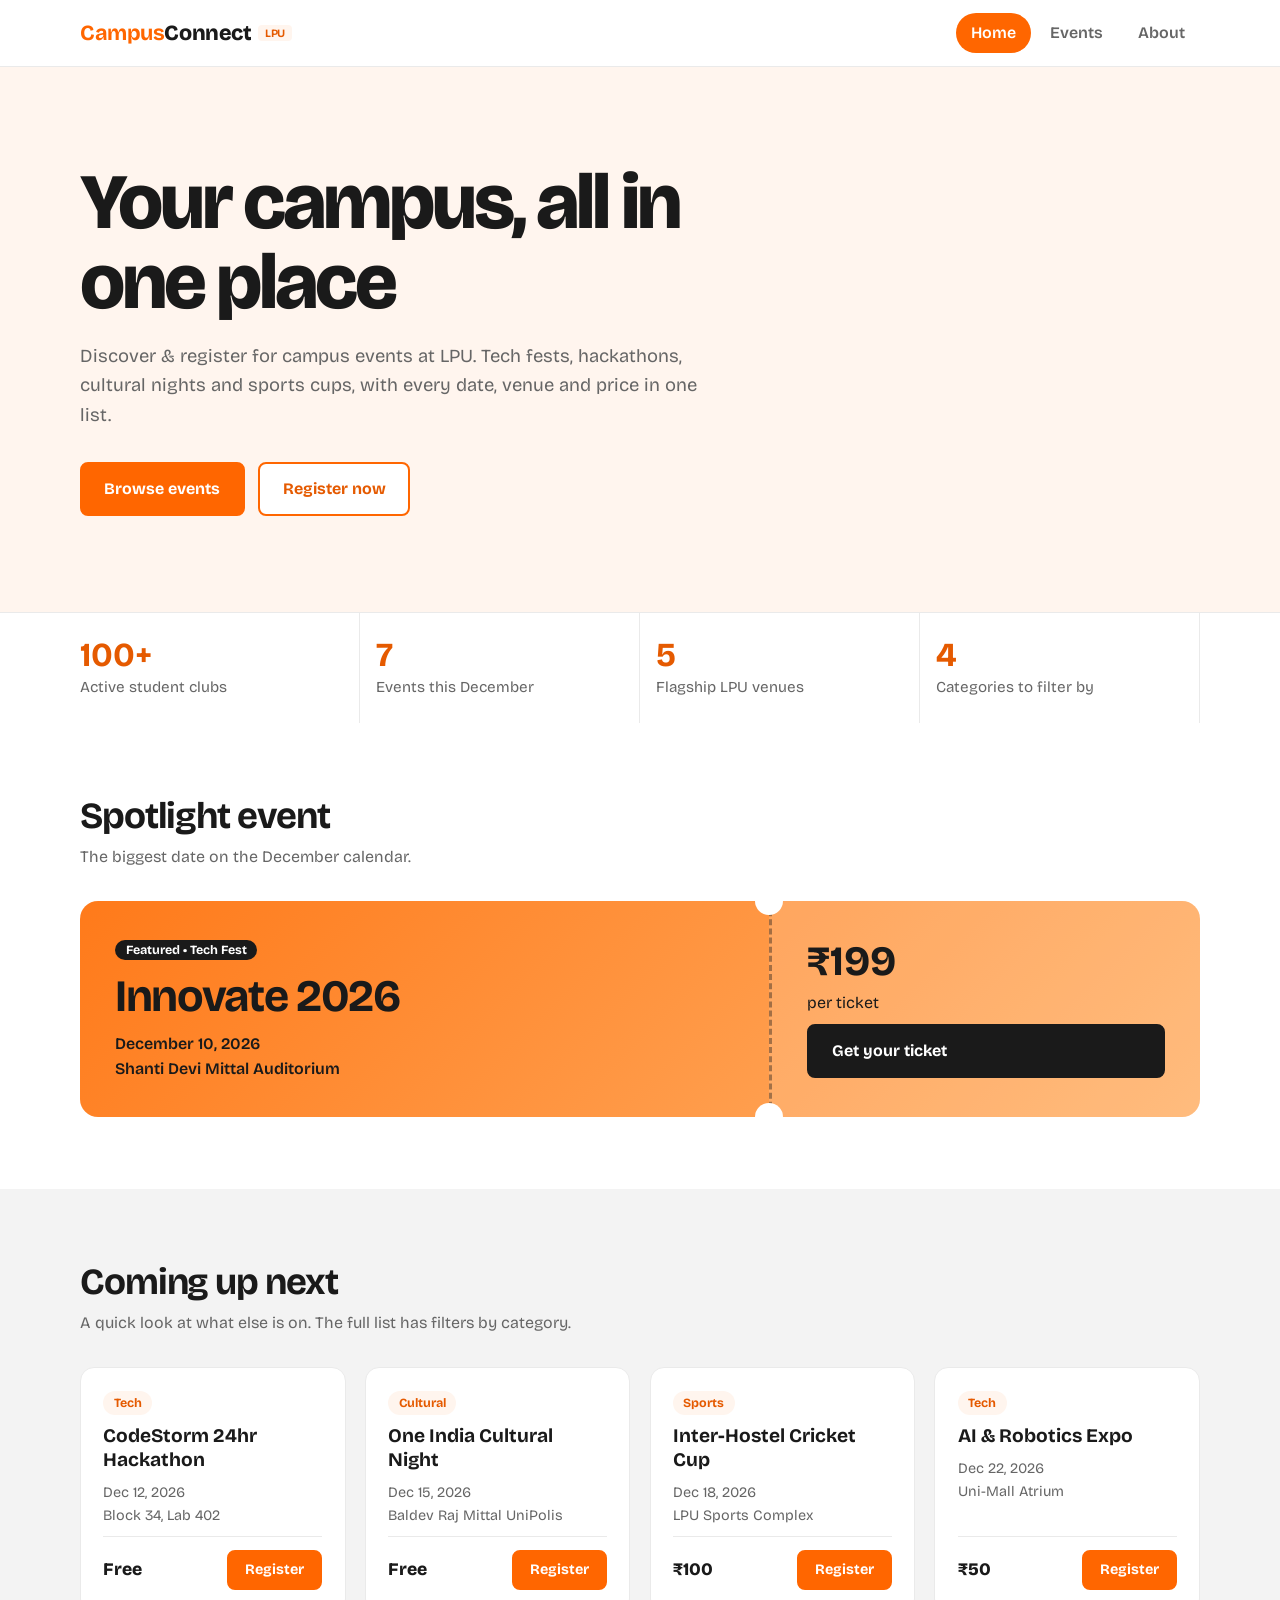
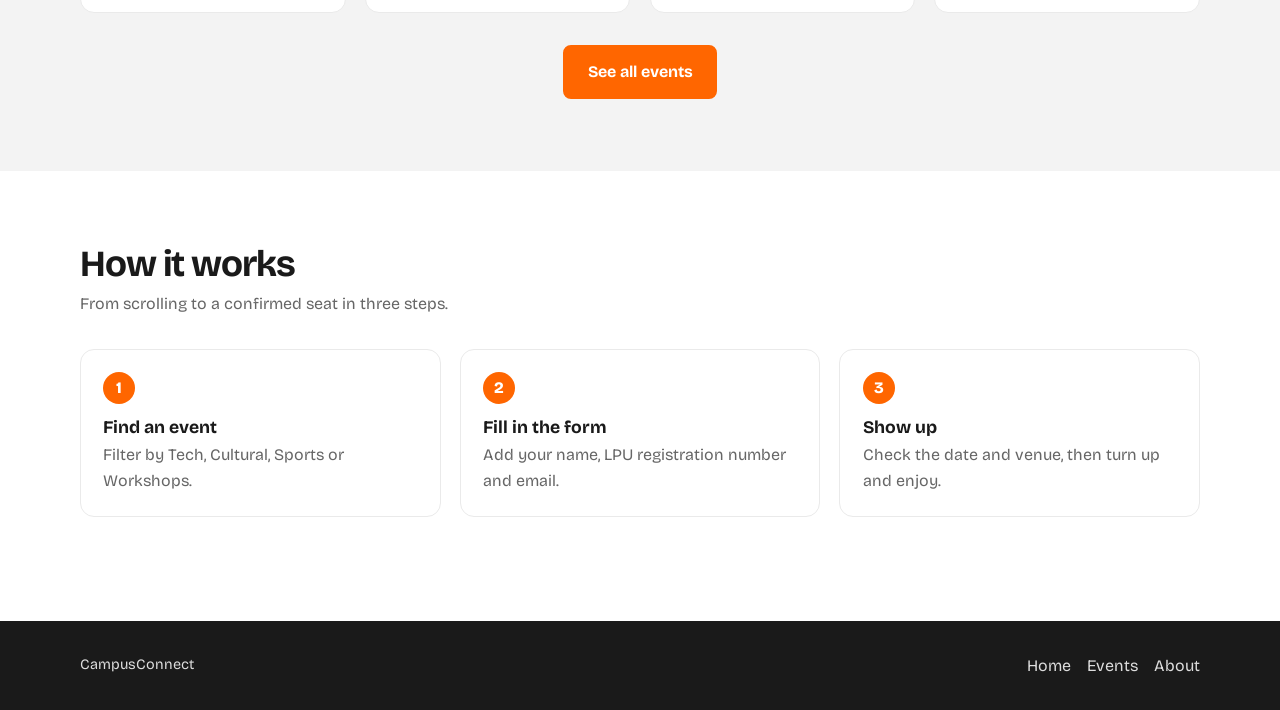
<file: index.html>
<!DOCTYPE html>
<html lang="en">
<head>
<meta charset="UTF-8">
<meta name="viewport" content="width=device-width, initial-scale=1">
<title>CampusConnect — LPU Event Portal</title>
<meta name="description" content="Discover and register for campus events at Lovely Professional University.">
<link rel="stylesheet" href="https://fonts.googleapis.com/css2?family=Bricolage+Grotesque:wght@400;600;800&amp;display=swap">
<link rel="stylesheet" href="style.css">
</head>
<body>
<header class="site"><div class="wrap">
  <a class="brand" href="index.html"><b>Campus</b>Connect<small>LPU</small></a>
  <nav class="main" aria-label="Main">
    <a href="index.html" aria-current="page">Home</a>
    <a href="events.html">Events</a>
    <a href="about.html">About</a>
  </nav>
</div></header>

<main>
<section class="hero">
  <div class="wrap">
    <h1>Your campus, all in one place</h1>
    <p>Discover &amp; register for campus events at LPU. Tech fests, hackathons, cultural nights and sports cups, with every date, venue and price in one list.</p>
    <a class="btn" href="events.html">Browse events</a>
    <a class="btn ghost" href="events.html#register">Register now</a>
  </div>
</section>

<div class="wrap stats" aria-label="Campus highlights">
  <div><b>100+</b><span>Active student clubs</span></div>
  <div><b>7</b><span>Events this December</span></div>
  <div><b>5</b><span>Flagship LPU venues</span></div>
  <div><b>4</b><span>Categories to filter by</span></div>
</div>

<section class="block" aria-labelledby="spot">
  <div class="wrap">
    <h2 id="spot">Spotlight event</h2>
    <p class="lead">The biggest date on the December calendar.</p>
    <article class="ticket">
      <div class="main">
        <span class="tag">Featured • Tech Fest</span>
        <h3>Innovate 2026</h3>
        <ul class="meta">
          <li>December 10, 2026</li>
          <li>Shanti Devi Mittal Auditorium</li>
        </ul>
      </div>
      <div class="stub">
        <b>₹199</b>
        <span>per ticket</span>
        <a class="btn dark" href="events.html#register">Get your ticket</a>
      </div>
    </article>
  </div>
</section>

<section class="block tinted" aria-labelledby="up">
  <div class="wrap">
    <h2 id="up">Coming up next</h2>
    <p class="lead">A quick look at what else is on. The full list has filters by category.</p>
    <div class="grid">
      <article class="card"><span class="tag">Tech</span><h3>CodeStorm 24hr Hackathon</h3>
        <ul class="meta"><li>Dec 12, 2026</li><li>Block 34, Lab 402</li></ul>
        <div class="foot"><span class="price">Free</span><a class="btn" href="events.html#register">Register</a></div></article>
      <article class="card"><span class="tag">Cultural</span><h3>One India Cultural Night</h3>
        <ul class="meta"><li>Dec 15, 2026</li><li>Baldev Raj Mittal UniPolis</li></ul>
        <div class="foot"><span class="price">Free</span><a class="btn" href="events.html#register">Register</a></div></article>
      <article class="card"><span class="tag">Sports</span><h3>Inter-Hostel Cricket Cup</h3>
        <ul class="meta"><li>Dec 18, 2026</li><li>LPU Sports Complex</li></ul>
        <div class="foot"><span class="price">₹100</span><a class="btn" href="events.html#register">Register</a></div></article>
      <article class="card"><span class="tag">Tech</span><h3>AI &amp; Robotics Expo</h3>
        <ul class="meta"><li>Dec 22, 2026</li><li>Uni-Mall Atrium</li></ul>
        <div class="foot"><span class="price">₹50</span><a class="btn" href="events.html#register">Register</a></div></article>
    </div>
    <p class="center"><a class="btn" href="events.html">See all events</a></p>
  </div>
</section>

<section class="block" aria-labelledby="how">
  <div class="wrap">
    <h2 id="how">How it works</h2>
    <p class="lead">From scrolling to a confirmed seat in three steps.</p>
    <ol class="steps">
      <li><b>Find an event</b>Filter by Tech, Cultural, Sports or Workshops.</li>
      <li><b>Fill in the form</b>Add your name, LPU registration number and email.</li>
      <li><b>Show up</b>Check the date and venue, then turn up and enjoy.</li>
    </ol>
  </div>
</section>
</main>

<footer class="site"><div class="wrap">
  <p>CampusConnect</p>
  <nav aria-label="Footer"><a href="index.html">Home</a><a href="events.html">Events</a><a href="about.html">About</a></nav>
</div></footer>
</body>
</html>
</file>
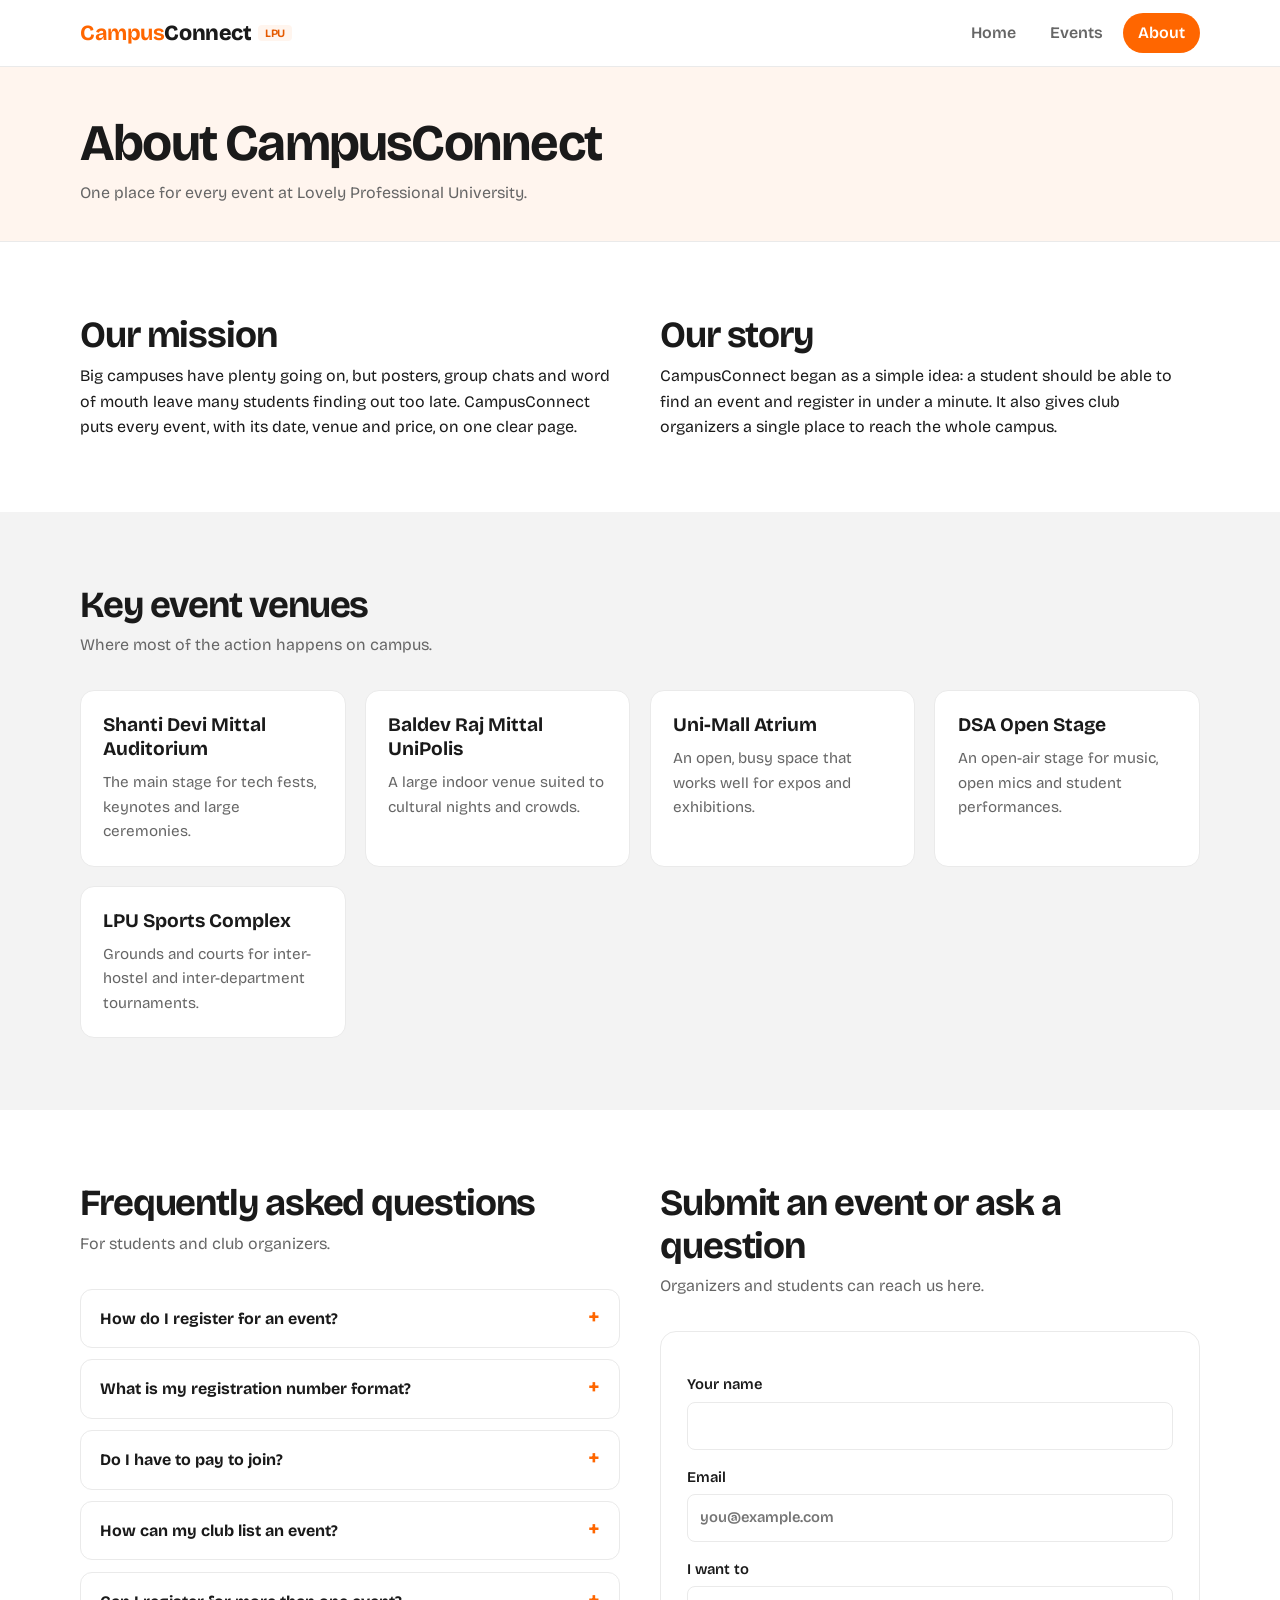
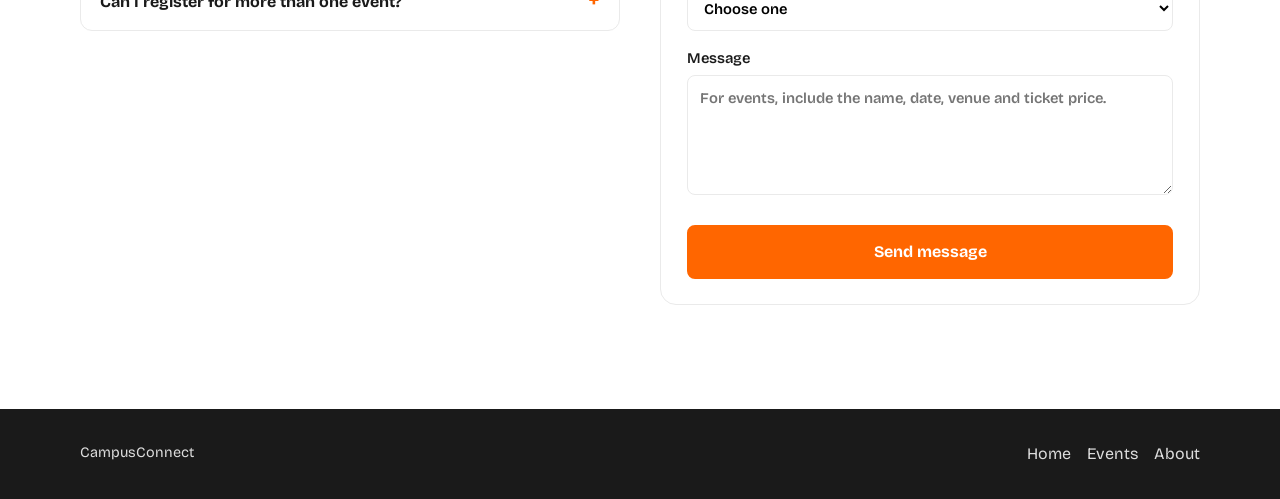
<file: about.html>
<!DOCTYPE html>
<html lang="en">
<head>
<meta charset="UTF-8">
<meta name="viewport" content="width=device-width, initial-scale=1">
<title>About — CampusConnect LPU</title>
<meta name="description" content="The story behind CampusConnect, LPU's event discovery and registration portal.">
<link rel="stylesheet" href="https://fonts.googleapis.com/css2?family=Bricolage+Grotesque:wght@400;600;800&amp;display=swap">
<link rel="stylesheet" href="style.css">
</head>
<body>
<header class="site"><div class="wrap">
  <a class="brand" href="index.html"><b>Campus</b>Connect<small>LPU</small></a>
  <nav class="main" aria-label="Main">
    <a href="index.html">Home</a>
    <a href="events.html">Events</a>
    <a href="about.html" aria-current="page">About</a>
  </nav>
</div></header>

<main>
<section class="pagehead">
  <div class="wrap">
    <h1>About CampusConnect</h1>
    <p>One place for every event at Lovely Professional University.</p>
  </div>
</section>

<section class="block" aria-labelledby="mission">
  <div class="wrap split">
    <div>
      <h2 id="mission">Our mission</h2>
      <p>Big campuses have plenty going on, but posters, group chats and word of mouth leave many students finding out too late. CampusConnect puts every event, with its date, venue and price, on one clear page.</p>
    </div>
    <div>
      <h2>Our story</h2>
      <p>CampusConnect began as a simple idea: a student should be able to find an event and register in under a minute. It also gives club organizers a single place to reach the whole campus.</p>
    </div>
  </div>
</section>

<section class="block tinted" aria-labelledby="venues">
  <div class="wrap">
    <h2 id="venues">Key event venues</h2>
    <p class="lead">Where most of the action happens on campus.</p>
    <div class="grid">
      <article class="card"><h3>Shanti Devi Mittal Auditorium</h3><p>The main stage for tech fests, keynotes and large ceremonies.</p></article>
      <article class="card"><h3>Baldev Raj Mittal UniPolis</h3><p>A large indoor venue suited to cultural nights and crowds.</p></article>
      <article class="card"><h3>Uni-Mall Atrium</h3><p>An open, busy space that works well for expos and exhibitions.</p></article>
      <article class="card"><h3>DSA Open Stage</h3><p>An open-air stage for music, open mics and student performances.</p></article>
      <article class="card"><h3>LPU Sports Complex</h3><p>Grounds and courts for inter-hostel and inter-department tournaments.</p></article>
    </div>
  </div>
</section>

<section class="block" aria-labelledby="faq">
  <div class="wrap split">
    <div>
      <h2 id="faq">Frequently asked questions</h2>
      <p class="lead">For students and club organizers.</p>
      <details><summary>How do I register for an event?</summary><p>Open the Events page, press Register on any event, and fill in your name, registration number, email and the event.</p></details>
      <details><summary>What is my registration number format?</summary><p>Use your 8-digit LPU registration number, for example 1260xxxx.</p></details>
      <details><summary>Do I have to pay to join?</summary><p>Many events are free. Paid events show their ticket price on the card, such as ₹199 for Innovate 2026.</p></details>
      <details><summary>How can my club list an event?</summary><p>Use the form on this page. Share the event name, date, venue and price, and we will get back to you.</p></details>
      <details><summary>Can I register for more than one event?</summary><p>Yes. Submit the form once for each event you want to attend.</p></details>
    </div>

    <div id="contact">
      <h2>Submit an event or ask a question</h2>
      <p class="lead">Organizers and students can reach us here.</p>
      <div class="formcard">
        <p class="note" id="sent" role="status">Thanks! Your message has been sent.</p>
        <form action="about.html#sent" method="get">
          <label for="c-name">Your name
            <input type="text" id="c-name" name="name" required minlength="3" autocomplete="name"></label>
          <label for="c-email">Email
            <input type="email" id="c-email" name="email" required autocomplete="email" placeholder="you@example.com"></label>
          <label for="c-type">I want to
            <select id="c-type" name="type" required>
              <option value="" selected disabled>Choose one</option>
              <option>Submit an event</option>
              <option>Ask a question</option>
              <option>Report a problem</option>
            </select></label>
          <label for="c-msg">Message
            <textarea id="c-msg" name="message" required minlength="10" placeholder="For events, include the name, date, venue and ticket price."></textarea></label>
          <button class="btn" type="submit">Send message</button>
        </form>
      </div>
    </div>
  </div>
</section>
</main>

<footer class="site"><div class="wrap">
  <p>CampusConnect</p>
  <nav aria-label="Footer"><a href="index.html">Home</a><a href="events.html">Events</a><a href="about.html">About</a></nav>
</div></footer>
</body>
</html>
</file>
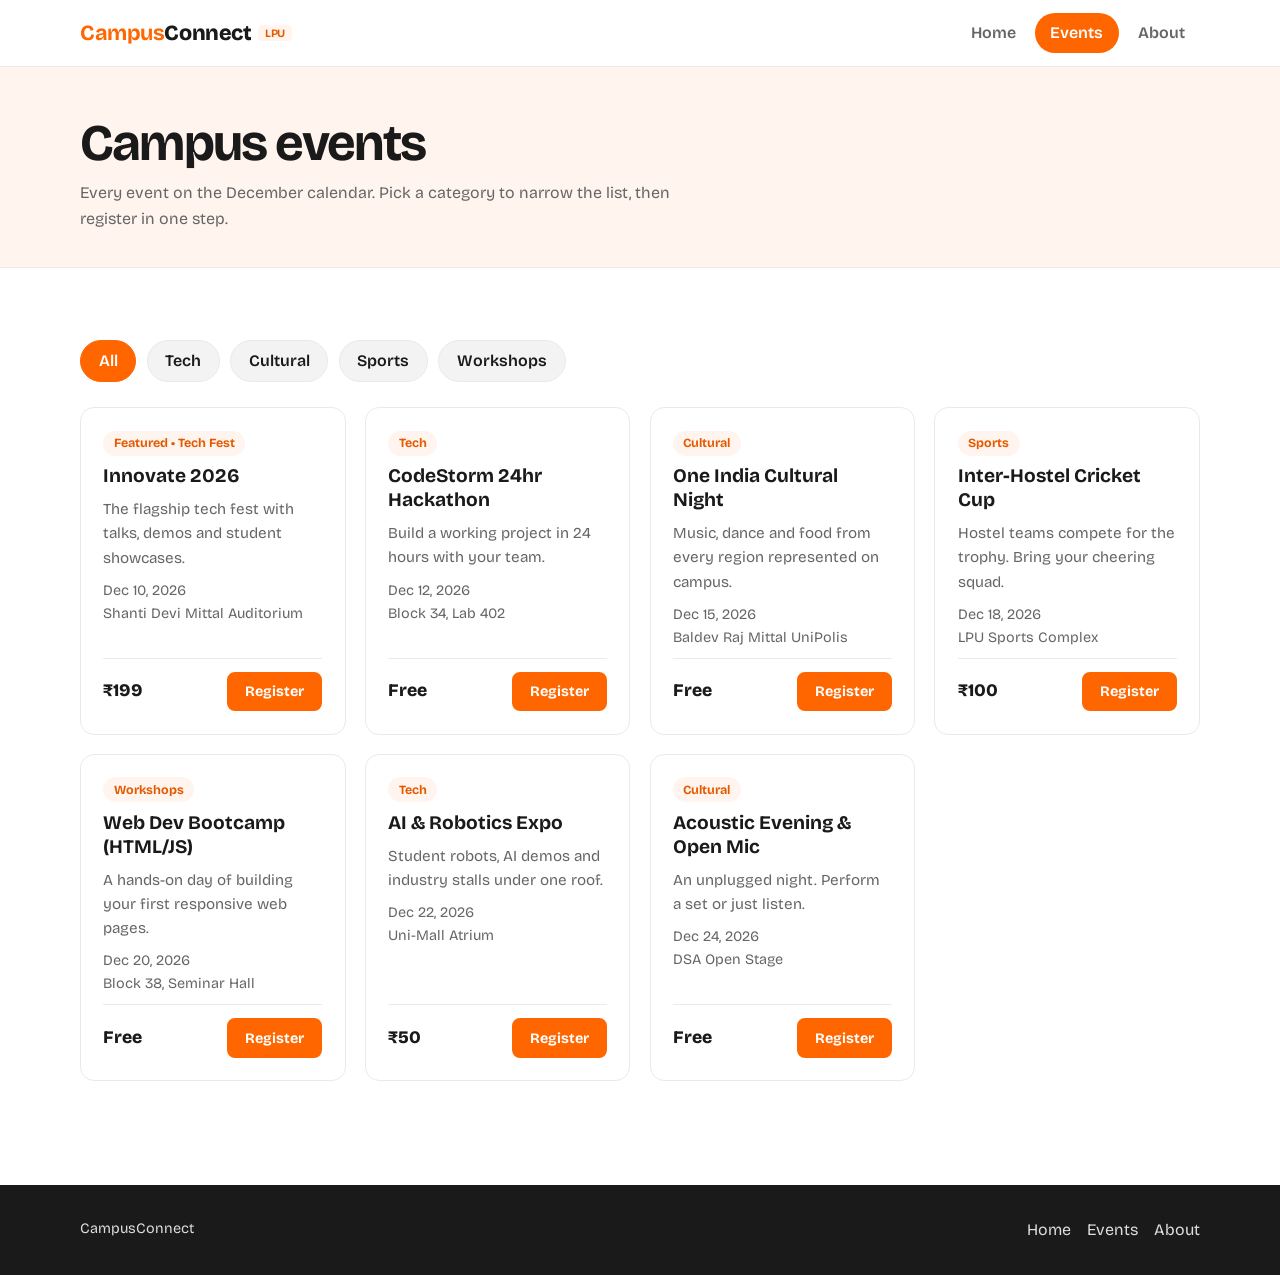
<file: events.html>
<!DOCTYPE html>
<html lang="en">
<head>
<meta charset="UTF-8">
<meta name="viewport" content="width=device-width, initial-scale=1">
<title>Events — CampusConnect LPU</title>
<meta name="description" content="Browse and register for upcoming events at Lovely Professional University.">
<link rel="stylesheet" href="https://fonts.googleapis.com/css2?family=Bricolage+Grotesque:wght@400;600;800&amp;display=swap">
<link rel="stylesheet" href="style.css">
</head>
<body>
<header class="site"><div class="wrap">
  <a class="brand" href="index.html"><b>Campus</b>Connect<small>LPU</small></a>
  <nav class="main" aria-label="Main">
    <a href="index.html">Home</a>
    <a href="events.html" aria-current="page">Events</a>
    <a href="about.html">About</a>
  </nav>
</div></header>

<main>
<section class="pagehead">
  <div class="wrap">
    <h1>Campus events</h1>
    <p>Every event on the December calendar. Pick a category to narrow the list, then register in one step.</p>
  </div>
</section>

<section class="block" id="list" aria-label="Event directory">
  <div class="wrap filterbox">
    <input type="radio" name="cat" id="f-all" checked><label for="f-all">All</label>
    <input type="radio" name="cat" id="f-tech"><label for="f-tech">Tech</label>
    <input type="radio" name="cat" id="f-cultural"><label for="f-cultural">Cultural</label>
    <input type="radio" name="cat" id="f-sports"><label for="f-sports">Sports</label>
    <input type="radio" name="cat" id="f-workshops"><label for="f-workshops">Workshops</label>

    <div class="grid">
      <article class="card tech"><span class="tag">Featured • Tech Fest</span><h3>Innovate 2026</h3>
        <p>The flagship tech fest with talks, demos and student showcases.</p>
        <ul class="meta"><li>Dec 10, 2026</li><li>Shanti Devi Mittal Auditorium</li></ul>
        <div class="foot"><span class="price">₹199</span><a class="btn" href="#register">Register</a></div></article>

      <article class="card tech"><span class="tag">Tech</span><h3>CodeStorm 24hr Hackathon</h3>
        <p>Build a working project in 24 hours with your team.</p>
        <ul class="meta"><li>Dec 12, 2026</li><li>Block 34, Lab 402</li></ul>
        <div class="foot"><span class="price">Free</span><a class="btn" href="#register">Register</a></div></article>

      <article class="card cultural"><span class="tag">Cultural</span><h3>One India Cultural Night</h3>
        <p>Music, dance and food from every region represented on campus.</p>
        <ul class="meta"><li>Dec 15, 2026</li><li>Baldev Raj Mittal UniPolis</li></ul>
        <div class="foot"><span class="price">Free</span><a class="btn" href="#register">Register</a></div></article>

      <article class="card sports"><span class="tag">Sports</span><h3>Inter-Hostel Cricket Cup</h3>
        <p>Hostel teams compete for the trophy. Bring your cheering squad.</p>
        <ul class="meta"><li>Dec 18, 2026</li><li>LPU Sports Complex</li></ul>
        <div class="foot"><span class="price">₹100</span><a class="btn" href="#register">Register</a></div></article>

      <article class="card workshops"><span class="tag">Workshops</span><h3>Web Dev Bootcamp (HTML/JS)</h3>
        <p>A hands-on day of building your first responsive web pages.</p>
        <ul class="meta"><li>Dec 20, 2026</li><li>Block 38, Seminar Hall</li></ul>
        <div class="foot"><span class="price">Free</span><a class="btn" href="#register">Register</a></div></article>

      <article class="card tech"><span class="tag">Tech</span><h3>AI &amp; Robotics Expo</h3>
        <p>Student robots, AI demos and industry stalls under one roof.</p>
        <ul class="meta"><li>Dec 22, 2026</li><li>Uni-Mall Atrium</li></ul>
        <div class="foot"><span class="price">₹50</span><a class="btn" href="#register">Register</a></div></article>

      <article class="card cultural"><span class="tag">Cultural</span><h3>Acoustic Evening &amp; Open Mic</h3>
        <p>An unplugged night. Perform a set or just listen.</p>
        <ul class="meta"><li>Dec 24, 2026</li><li>DSA Open Stage</li></ul>
        <div class="foot"><span class="price">Free</span><a class="btn" href="#register">Register</a></div></article>
    </div>
  </div>
</section>
</main>

<div class="modal" id="register" role="dialog" aria-labelledby="reg-title">
  <div class="box">
    <a class="close" href="#list" aria-label="Close registration form">&times;</a>
    <h2 id="reg-title">Event registration</h2>
    <form action="events.html#registered" method="get">
      <label for="name">Full name
        <input type="text" id="name" name="name" required minlength="3" autocomplete="name" placeholder="Your full name"></label>
      <label for="regno">LPU registration number <small>(8 digits)</small>
        <input type="text" id="regno" name="regno" required pattern="[0-9]{8}" inputmode="numeric" maxlength="8" title="Enter your 8-digit registration number, for example 1260xxxx" placeholder="1260xxxx"></label>
      <label for="email">Email
        <input type="email" id="email" name="email" required autocomplete="email" placeholder="you@example.com"></label>
      <label for="event">Event
        <select id="event" name="event" required>
          <option value="" selected disabled>Choose an event</option>
          <option>Innovate 2026 (₹199)</option>
          <option>CodeStorm 24hr Hackathon</option>
          <option>One India Cultural Night</option>
          <option>Inter-Hostel Cricket Cup (₹100)</option>
          <option>Web Dev Bootcamp (HTML/JS)</option>
          <option>AI &amp; Robotics Expo (₹50)</option>
          <option>Acoustic Evening &amp; Open Mic</option>
        </select></label>
      <button class="btn" type="submit">Confirm registration</button>
    </form>
  </div>
</div>

<div class="modal" id="registered" role="dialog" aria-labelledby="done-title">
  <div class="box">
    <a class="close" href="events.html#list" aria-label="Close">&times;</a>
    <h2 id="done-title">Registration received</h2>
    <p style="margin:.6rem 0 1.4rem;color:var(--tx2)">Thanks! Your details have been submitted. Check the event date and venue on the list, and carry your LPU ID.</p>
    <a class="btn" href="events.html#list">Back to events</a>
  </div>
</div>

<footer class="site"><div class="wrap">
  <p>CampusConnect</p>
  <nav aria-label="Footer"><a href="index.html">Home</a><a href="events.html">Events</a><a href="about.html">About</a></nav>
</div></footer>
</body>
</html>
</file>
<file: style.css>
:root{--o:#FF6600;--od:#E55A00;--tint:#FFF5EE;--grad:linear-gradient(135deg,#FF7A1A 0%,#FFB067 100%);--bg:#FFFFFF;--tx:#1A1A1A;--tx2:#666666;--bd:#EAEAEA;--sf:#F3F3F3;--f:"Bricolage Grotesque","Segoe UI",system-ui,sans-serif}
*{box-sizing:border-box;margin:0}
html{scroll-behavior:smooth}
body{font:400 1rem/1.6 var(--f);color:var(--tx);background:var(--bg)}
a{color:inherit}
:focus-visible{outline:3px solid var(--od);outline-offset:2px}
.wrap{width:min(1120px,92%);margin:auto}

/* header + nav */
header.site{position:sticky;top:0;z-index:20;background:#fffffff2;border-bottom:1px solid var(--bd);backdrop-filter:blur(8px)}
header.site .wrap{display:flex;align-items:center;justify-content:space-between;gap:.6rem 1rem;padding:.8rem 0;flex-wrap:wrap}
.brand{text-decoration:none;font-size:1.35rem;font-weight:800;letter-spacing:-.02em}
.brand b{color:var(--o)}
.brand small{margin-left:.4rem;font-size:.7rem;font-weight:700;padding:.1rem .45rem;border-radius:4px;background:var(--tint);color:var(--od);vertical-align:middle}
nav.main a{display:inline-block;padding:.45rem .95rem;border-radius:99px;text-decoration:none;font-weight:600;color:var(--tx2);transition:background .2s,color .2s}
nav.main a:hover{background:var(--tint);color:var(--od)}
nav.main a[aria-current]{background:var(--o);color:#fff}

/* buttons */
.btn{display:inline-block;font:inherit;font-weight:700;padding:.75rem 1.4rem;border:2px solid var(--o);border-radius:8px;background:var(--o);color:#fff;text-decoration:none;cursor:pointer;transition:background .2s,transform .2s}
.btn:hover{background:var(--od);border-color:var(--od);transform:translateY(-2px)}
.btn.ghost{background:#fff;color:var(--od)}
.btn.ghost:hover{background:var(--tint);color:var(--od)}
.btn.dark{background:var(--tx);border-color:var(--tx)}
.btn.dark:hover{background:#000;border-color:#000}

/* hero + page heads */
.hero{background:var(--tint);padding:clamp(3rem,8vw,6rem) 0;border-bottom:1px solid var(--bd)}
.hero .wrap{animation:rise .7s ease both}
.hero h1{font-size:clamp(2.5rem,7vw,4.9rem);line-height:1.02;letter-spacing:-.04em;font-weight:800;max-width:14ch}
.hero p{max-width:54ch;color:var(--tx2);margin:1.2rem 0 2rem;font-size:1.15rem}
.hero .btn+.btn{margin-left:.6rem}
.pagehead{background:var(--tint);padding:3rem 0 2.2rem;border-bottom:1px solid var(--bd)}
.pagehead h1{font-size:clamp(2rem,5vw,3.2rem);letter-spacing:-.035em;line-height:1.1}
.pagehead p{color:var(--tx2);max-width:60ch;margin-top:.6rem}
@keyframes rise{from{opacity:0;transform:translateY(18px)}}
@keyframes fade{from{opacity:0}}

/* stats */
.stats{display:grid;grid-template-columns:repeat(auto-fit,minmax(170px,1fr))}
.stats div{padding:1.5rem 1rem;border-right:1px solid var(--bd)}
.stats div:first-child{padding-left:0}
.stats b{display:block;font-size:2.1rem;line-height:1.1;color:var(--od)}
.stats span{color:var(--tx2);font-size:.95rem}

/* sections */
section.block{padding:clamp(2.5rem,6vw,4.5rem) 0}
section.tinted{background:var(--sf)}
h2{font-size:clamp(1.6rem,4vw,2.3rem);letter-spacing:-.03em;line-height:1.15;margin-bottom:.4rem}
.lead{color:var(--tx2);max-width:60ch;margin-bottom:2rem}
.center{text-align:center;margin-top:2rem}
.split{display:grid;grid-template-columns:1fr 1fr;gap:2.5rem;align-items:start}
.split p+p{margin-top:1rem}

/* spotlight ticket */
.ticket{display:grid;grid-template-columns:1.6fr 1fr;background:var(--grad);color:var(--tx);border-radius:18px;position:relative;overflow:hidden}
.ticket::before,.ticket::after{content:"";position:absolute;left:calc(61.54% - 14px);width:28px;height:28px;border-radius:50%;background:var(--bg)}
.ticket::before{top:-14px}
.ticket::after{bottom:-14px}
.ticket .main{padding:2.2rem}
.ticket h3{font-size:clamp(1.8rem,4vw,2.8rem);letter-spacing:-.03em;line-height:1.1;margin:.6rem 0}
.ticket .stub{padding:2.2rem;border-left:3px dashed #1a1a1a66;display:flex;flex-direction:column;justify-content:center;gap:.5rem;background:#ffffff26}
.ticket .stub b{font-size:2.6rem;line-height:1}
.ticket .tag{background:var(--tx);color:#fff}
.ticket .meta{color:var(--tx);font-weight:600;font-size:1rem}

/* cards */
.grid{display:grid;grid-template-columns:repeat(auto-fill,minmax(260px,1fr));gap:1.2rem}
.card{display:flex;flex-direction:column;gap:.55rem;padding:1.4rem;border:1px solid var(--bd);border-radius:14px;background:#fff;transition:border-color .25s,box-shadow .25s,transform .25s}
.card:hover{border-color:var(--o);box-shadow:0 10px 24px #ff66001f;transform:translateY(-3px)}
.tag{align-self:flex-start;font-size:.78rem;font-weight:700;padding:.15rem .65rem;border-radius:99px;background:var(--tint);color:var(--od)}
.card h3{font-size:1.2rem;line-height:1.25}
.card p{color:var(--tx2);font-size:.95rem}
.meta{list-style:none;padding:0;font-size:.9rem;color:var(--tx2)}
.card .foot{margin-top:auto;display:flex;justify-content:space-between;align-items:center;padding-top:.8rem;border-top:1px solid var(--bd)}
.price{font-weight:800;font-size:1.1rem}
.card .btn{padding:.4rem 1rem;font-size:.9rem}

/* steps */
.steps{display:grid;grid-template-columns:repeat(auto-fit,minmax(220px,1fr));gap:1.2rem;list-style:none;padding:0;counter-reset:s}
.steps li{counter-increment:s;padding:1.4rem;background:#fff;border:1px solid var(--bd);border-radius:14px;color:var(--tx2)}
.steps li::before{content:counter(s);display:grid;place-items:center;width:2rem;height:2rem;border-radius:50%;background:var(--o);color:#fff;font-weight:800;margin-bottom:.6rem}
.steps b{display:block;color:var(--tx);font-size:1.1rem}

/* pure-CSS category filter */
.filterbox>input{position:absolute;opacity:0;pointer-events:none}
.filterbox>label{display:inline-block;margin:0 .4rem .6rem 0;padding:.45rem 1.1rem;border:1px solid var(--bd);border-radius:99px;background:var(--sf);font-weight:600;cursor:pointer;transition:background .2s,border-color .2s,color .2s}
.filterbox>label:hover{border-color:var(--o)}
.filterbox>input:checked+label{background:var(--o);border-color:var(--o);color:#fff}
.filterbox>input:focus-visible+label{outline:3px solid var(--od);outline-offset:2px}
.filterbox .grid{margin-top:1rem}
#f-tech:checked~.grid .card:not(.tech),#f-cultural:checked~.grid .card:not(.cultural),#f-sports:checked~.grid .card:not(.sports),#f-workshops:checked~.grid .card:not(.workshops){display:none}

/* :target modal */
.modal{display:none;position:fixed;inset:0;z-index:50;background:#1a1a1acc;place-items:center;padding:1rem;overflow:auto}
.modal:target{display:grid;animation:fade .25s ease}
.modal .box{position:relative;width:min(480px,100%);background:#fff;border-radius:16px;border-top:6px solid var(--o);padding:2rem}
.modal h2{font-size:1.6rem}
.close{position:absolute;top:.5rem;right:1rem;font-size:1.9rem;line-height:1;text-decoration:none;color:var(--tx2)}
.close:hover{color:var(--o)}

/* forms */
form label{display:block;margin-top:1rem;font-size:.92rem;font-weight:600}
form input,form select,form textarea{width:100%;margin-top:.3rem;padding:.7rem .8rem;border:1.5px solid var(--bd);border-radius:8px;background:#fff;font:inherit;transition:border-color .2s,box-shadow .2s}
form textarea{min-height:120px;resize:vertical}
form input:focus,form select:focus,form textarea:focus{border-color:var(--o);outline:none;box-shadow:0 0 0 3px #ff660033}
form input:user-invalid,form textarea:user-invalid{border-color:#C62828}
form .btn{width:100%;margin-top:1.4rem}
form small{color:var(--tx2);font-weight:400}
.formcard{border:1px solid var(--bd);border-radius:16px;padding:1.6rem;background:#fff}
.note{display:none;margin-bottom:1rem;padding:1rem;border:1px solid var(--o);border-radius:10px;background:var(--tint)}
.note:target{display:block}

/* FAQ */
details{margin-bottom:.7rem;padding:1rem 1.2rem;border:1px solid var(--bd);border-radius:12px;background:#fff;transition:border-color .2s,background .2s}
details[open]{border-color:var(--o);background:var(--tint)}
summary{display:flex;justify-content:space-between;gap:1rem;font-weight:700;cursor:pointer;list-style:none}
summary::-webkit-details-marker{display:none}
summary::after{content:"+";color:var(--o);font-size:1.4rem;line-height:1}
details[open] summary::after{content:"\2212"}
details p{margin-top:.6rem;color:var(--tx2)}

/* footer */
footer.site{margin-top:2rem;padding:2rem 0;background:var(--tx);color:#dddddd}
footer.site .wrap{display:flex;flex-wrap:wrap;justify-content:space-between;gap:1rem}
footer.site nav a{margin-left:1rem;text-decoration:none}
footer.site nav a:hover{color:var(--o)}
footer.site p{font-size:.9rem;max-width:56ch}

/* responsive */
@media(max-width:760px){
.split{grid-template-columns:1fr;gap:1.5rem}
.ticket{grid-template-columns:1fr}
.ticket::before,.ticket::after{display:none}
.ticket .stub{border-left:0;border-top:3px dashed #1a1a1a66}
.hero .btn+.btn{margin:.6rem 0 0}
.stats div{border-right:0;border-bottom:1px solid var(--bd);padding-left:0}
footer.site nav a{margin:0 1rem 0 0}
}
@media(prefers-reduced-motion:reduce){*{animation:none!important;transition:none!important;scroll-behavior:auto!important}}
</file>
